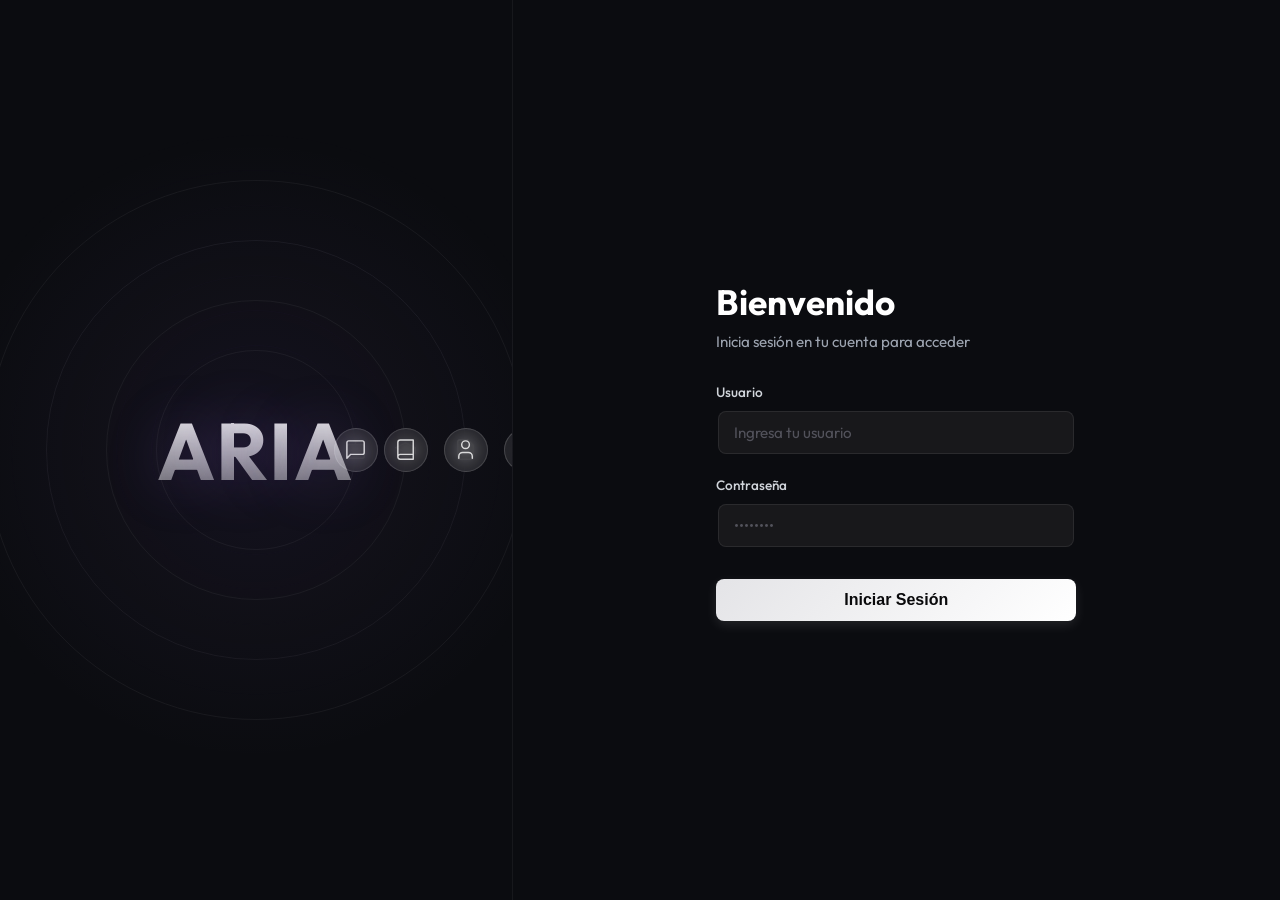
<file: static/login.html>
<!DOCTYPE html>
<html lang="es">
<head>
    <meta charset="UTF-8">
    <meta name="viewport" content="width=device-width, initial-scale=1.0">
    <title>ARIA - Iniciar Sesión</title>
    <link rel="stylesheet" href="/static/style.css?v=6.0">
    <link href="https://fonts.googleapis.com/css2?family=Outfit:wght@300;400;500;600;700&display=swap" rel="stylesheet">
    <style>
        body {
            margin: 0;
            height: 100vh;
            background-color: #0b0c10;
            color: #f3f4f6;
            font-family: 'Outfit', sans-serif;
            overflow: hidden;
        }

        .login-wrapper {
            display: flex;
            width: 100%;
            height: 100%;
        }

        /* ==================== LEFT PANEL (ANIMATIONS) ==================== */
        .left-panel {
            flex: 1;
            position: relative;
            display: flex;
            align-items: center;
            justify-content: center;
            overflow: hidden;
            background: radial-gradient(circle at center, rgba(138, 99, 210, 0.08) 0%, transparent 60%);
            border-right: 1px solid rgba(255, 255, 255, 0.05);
        }

        /* RIPPLE EFFECT */
        .ripple-container {
            position: absolute;
            inset: 0;
            display: flex;
            align-items: center;
            justify-content: center;
            -webkit-mask-image: linear-gradient(to bottom, white, transparent);
            mask-image: linear-gradient(to bottom, white, transparent);
        }

        .ripple-circle {
            position: absolute;
            border-radius: 50%;
            border: 1px solid rgba(138, 99, 210, 0.15);
            top: 50%;
            left: 50%;
            transform: translate(-50%, -50%);
        }

        .ripple-circle:last-child {
            border-style: dashed;
        }

        /* ORBITING CIRCLES EFFECT */
        .orbit-container {
            position: relative;
            width: 600px;
            height: 600px;
            display: flex;
            align-items: center;
            justify-content: center;
        }

        .orbit-text {
            font-size: 5rem;
            font-weight: 700;
            background: linear-gradient(180deg, #ffffff, rgba(255, 255, 255, 0.3));
            -webkit-background-clip: text;
            -webkit-text-fill-color: transparent;
            z-index: 10;
            text-shadow: 0 0 60px rgba(138, 99, 210, 0.3);
            letter-spacing: 2px;
        }

        .orbit-path {
            position: absolute;
            border: 1px solid rgba(255, 255, 255, 0.05);
            border-radius: 50%;
            top: 50%;
            left: 50%;
            transform: translate(-50%, -50%);
        }

        .orbit-item {
            position: absolute;
            top: 50%;
            left: 50%;
        }

        .orbit-spin {
            animation: spin var(--duration) linear infinite;
            animation-delay: calc(var(--delay) * -1s);
        }

        .orbit-spin.reverse {
            animation: spin-reverse var(--duration) linear infinite;
        }

        .orbit-icon-wrapper {
            position: absolute;
            width: 44px;
            height: 44px;
            top: -22px;
            left: -22px;
            display: flex;
            align-items: center;
            justify-content: center;
            background: rgba(255, 255, 255, 0.05);
            border: 1px solid rgba(255, 255, 255, 0.1);
            border-radius: 50%;
            backdrop-filter: blur(8px);
            transform: translateX(var(--radius));
        }

        .orbit-spin .orbit-icon-wrapper {
            animation: spin-reverse-icon var(--duration) linear infinite;
            animation-delay: calc(var(--delay) * -1s);
        }

        .orbit-spin.reverse .orbit-icon-wrapper {
            animation: spin-icon var(--duration) linear infinite;
            animation-delay: calc(var(--delay) * -1s);
        }

        .orbit-icon-wrapper svg {
            width: 55%;
            height: 55%;
            color: #ffffff;
            opacity: 0.8;
            stroke-width: 1.5;
        }

        @keyframes spin { from { transform: rotate(0deg); } to { transform: rotate(360deg); } }
        @keyframes spin-reverse { from { transform: rotate(360deg); } to { transform: rotate(0deg); } }
        @keyframes spin-reverse-icon { from { transform: translateX(var(--radius)) rotate(0deg); } to { transform: translateX(var(--radius)) rotate(-360deg); } }
        @keyframes spin-icon { from { transform: translateX(var(--radius)) rotate(-360deg); } to { transform: translateX(var(--radius)) rotate(0deg); } }

        /* ==================== RIGHT PANEL (FORM) ==================== */
        .right-panel {
            flex: 1;
            display: flex;
            align-items: center;
            justify-content: center;
            padding: 0 10%;
            z-index: 10;
            background: #0b0c10;
        }

        .form-container {
            width: 100%;
            max-width: 360px;
            animation: slideUp 0.6s cubic-bezier(0.25, 0.1, 0.25, 1) forwards;
            opacity: 0;
            transform: translateY(20px);
        }

        @keyframes slideUp {
            to { opacity: 1; transform: translateY(0); }
        }

        .form-container h2 {
            font-size: 2.2rem;
            font-weight: 700;
            margin-bottom: 8px;
            color: #ffffff;
        }

        .form-container p {
            color: #9ca3af;
            margin-bottom: 32px;
            font-size: 0.95rem;
        }

        .form-group {
            margin-bottom: 20px;
            position: relative;
        }

        .form-group label {
            display: block;
            margin-bottom: 8px;
            font-size: 0.85rem;
            font-weight: 500;
            color: #d1d5db;
        }

        .input-wrapper {
            position: relative;
            border-radius: 10px;
            padding: 2px;
            background: transparent;
            transition: background 0.3s ease;
        }

        .input-wrapper:focus-within {
            background: radial-gradient(circle at center, rgba(138, 99, 210, 0.6) 0%, transparent 80%);
        }

        .form-group input {
            width: 100%;
            padding: 12px 16px;
            border-radius: 8px;
            border: none;
            background: #18181b;
            color: #ffffff;
            font-size: 0.95rem;
            font-family: inherit;
            box-sizing: border-box;
            outline: none;
            box-shadow: inset 0 0 0 1px rgba(255, 255, 255, 0.08);
            transition: box-shadow 0.3s ease, background 0.3s ease;
        }

        .form-group input:focus {
            background: #27272a;
            box-shadow: inset 0 0 0 1px rgba(138, 99, 210, 0.6);
        }

        .form-group input::placeholder {
            color: #52525b;
        }

        .btn-login {
            background: linear-gradient(135deg, #e4e4e7, #ffffff);
            color: #09090b;
            border: none;
            padding: 12px;
            border-radius: 8px;
            font-size: 1rem;
            font-weight: 600;
            width: 100%;
            cursor: pointer;
            transition: all 0.3s ease;
            margin-top: 10px;
            box-shadow: 0 4px 12px rgba(255, 255, 255, 0.1);
        }

        .btn-login:hover {
            transform: translateY(-2px);
            box-shadow: 0 6px 16px rgba(255, 255, 255, 0.2);
        }

        .btn-login:active {
            transform: translateY(0) scale(0.98);
        }

        .error-message {
            color: #f87171;
            font-size: 0.85rem;
            margin-top: 12px;
            text-align: center;
            display: none;
        }

        @media (max-width: 768px) {
            .left-panel { display: none; }
            .right-panel { padding: 0 5%; }
        }
    </style>
</head>
<body>

    <div class="login-wrapper">
        <!-- Panel Izquierdo: Animaciones Tech / ARIA -->
        <div class="left-panel">
            
            <!-- Ripple Background -->
            <div class="ripple-container">
                <div class="ripple-circle" style="width: 210px; height: 210px; opacity: 0.24; animation-delay: 0s;"></div>
                <div class="ripple-circle" style="width: 280px; height: 280px; opacity: 0.21; animation-delay: 0.06s;"></div>
                <div class="ripple-circle" style="width: 350px; height: 350px; opacity: 0.18; animation-delay: 0.12s;"></div>
                <div class="ripple-circle" style="width: 420px; height: 420px; opacity: 0.15; animation-delay: 0.18s;"></div>
                <div class="ripple-circle" style="width: 490px; height: 490px; opacity: 0.12; animation-delay: 0.24s;"></div>
                <div class="ripple-circle" style="width: 560px; height: 560px; opacity: 0.09; animation-delay: 0.3s;"></div>
                <div class="ripple-circle" style="width: 630px; height: 630px; opacity: 0.06; animation-delay: 0.36s;"></div>
            </div>

            <!-- Orbiting Icons -->
            <div class="orbit-container">
                <h1 class="orbit-text">ARIA</h1>

                <!-- Paths -->
                <div class="orbit-path" style="width: 200px; height: 200px;"></div>
                <div class="orbit-path" style="width: 300px; height: 300px;"></div>
                <div class="orbit-path" style="width: 420px; height: 420px;"></div>
                <div class="orbit-path" style="width: 540px; height: 540px;"></div>

                <!-- Items -->
                <div class="orbit-item orbit-spin" style="--duration: 20s; --radius: 100px; --delay: 20s;">
                    <div class="orbit-icon-wrapper">
                        <!-- Bot / IA -->
                        <svg viewBox="0 0 24 24" fill="none" stroke="currentColor" stroke-linecap="round" stroke-linejoin="round"><rect width="18" height="14" x="3" y="7" rx="2" ry="2"/><path d="M12 7V3"/><path d="M10 3h4"/><path d="M8 13v.01"/><path d="M16 13v.01"/><path d="M10 17h4"/></svg>
                    </div>
                </div>
                <div class="orbit-item orbit-spin" style="--duration: 20s; --radius: 100px; --delay: 10s;">
                    <div class="orbit-icon-wrapper">
                        <!-- Chat / Message -->
                        <svg viewBox="0 0 24 24" fill="none" stroke="currentColor" stroke-linecap="round" stroke-linejoin="round"><path d="M21 15a2 2 0 0 1-2 2H7l-4 4V5a2 2 0 0 1 2-2h14a2 2 0 0 1 2 2z"/></svg>
                    </div>
                </div>

                <div class="orbit-item orbit-spin" style="--duration: 25s; --radius: 150px; --delay: 0s;">
                    <div class="orbit-icon-wrapper">
                        <!-- Graduation Cap / Universidad -->
                        <svg viewBox="0 0 24 24" fill="none" stroke="currentColor" stroke-linecap="round" stroke-linejoin="round"><path d="M22 10v6M2 10l10-5 10 5-10 5z"/><path d="M6 12v5c3 3 9 3 12 0v-5"/></svg>
                    </div>
                </div>
                <div class="orbit-item orbit-spin reverse" style="--duration: 25s; --radius: 150px; --delay: 12.5s;">
                    <div class="orbit-icon-wrapper">
                        <!-- Book / Malla Curricular -->
                        <svg viewBox="0 0 24 24" fill="none" stroke="currentColor" stroke-linecap="round" stroke-linejoin="round"><path d="M4 19.5v-15A2.5 2.5 0 0 1 6.5 2H20v20H6.5a2.5 2.5 0 0 1 0-5H20"/></svg>
                    </div>
                </div>

                <div class="orbit-item orbit-spin reverse" style="--duration: 30s; --radius: 210px; --delay: 0s;">
                    <div class="orbit-icon-wrapper">
                        <!-- File Text / Reglamentos -->
                        <svg viewBox="0 0 24 24" fill="none" stroke="currentColor" stroke-linecap="round" stroke-linejoin="round"><path d="M14.5 2H6a2 2 0 0 0-2 2v16a2 2 0 0 0 2 2h12a2 2 0 0 0 2-2V7.5L14.5 2z"/><polyline points="14 2 14 8 20 8"/><line x1="16" y1="13" x2="8" y2="13"/><line x1="16" y1="17" x2="8" y2="17"/><line x1="10" y1="9" x2="8" y2="9"/></svg>
                    </div>
                </div>
                <div class="orbit-item orbit-spin reverse" style="--duration: 30s; --radius: 210px; --delay: 15s;">
                    <div class="orbit-icon-wrapper">
                        <!-- User / Estudiante -->
                        <svg viewBox="0 0 24 24" fill="none" stroke="currentColor" stroke-linecap="round" stroke-linejoin="round"><path d="M19 21v-2a4 4 0 0 0-4-4H9a4 4 0 0 0-4 4v2"/><circle cx="12" cy="7" r="4"/></svg>
                    </div>
                </div>

                <div class="orbit-item orbit-spin" style="--duration: 40s; --radius: 270px; --delay: 10s;">
                    <div class="orbit-icon-wrapper">
                        <!-- Database / RAG -->
                        <svg viewBox="0 0 24 24" fill="none" stroke="currentColor" stroke-linecap="round" stroke-linejoin="round"><ellipse cx="12" cy="5" rx="9" ry="3"/><path d="M3 5V19A9 3 0 0 0 21 19V5"/><path d="M3 12A9 3 0 0 0 21 12"/></svg>
                    </div>
                </div>
                <div class="orbit-item orbit-spin reverse" style="--duration: 40s; --radius: 270px; --delay: 30s;">
                    <div class="orbit-icon-wrapper">
                        <!-- Camera / Visión -->
                        <svg viewBox="0 0 24 24" fill="none" stroke="currentColor" stroke-linecap="round" stroke-linejoin="round"><path d="M14.5 4h-5L7 7H4a2 2 0 0 0-2 2v9a2 2 0 0 0 2 2h16a2 2 0 0 0 2-2V9a2 2 0 0 0-2-2h-3l-2.5-3z"/><circle cx="12" cy="13" r="3"/></svg>
                    </div>
                </div>
            </div>
        </div>

        <!-- Panel Derecho: Formulario -->
        <div class="right-panel">
            <div class="form-container">
                <h2>Bienvenido</h2>
                <p>Inicia sesión en tu cuenta para acceder</p>
                
                <form id="loginForm">
                    <div class="form-group">
                        <label for="username">Usuario</label>
                        <div class="input-wrapper">
                            <input type="text" id="username" name="username" placeholder="Ingresa tu usuario" required autocomplete="username">
                        </div>
                    </div>
                    
                    <div class="form-group">
                        <label for="password">Contraseña</label>
                        <div class="input-wrapper">
                            <input type="password" id="password" name="password" placeholder="••••••••" required autocomplete="current-password">
                        </div>
                    </div>
                    
                    <button type="submit" class="btn-login" id="loginBtn">Iniciar Sesión</button>
                    <div id="errorMsg" class="error-message">Credenciales incorrectas. Inténtalo de nuevo.</div>
                </form>
            </div>
        </div>
    </div>

    <script>
        document.getElementById('loginForm').addEventListener('submit', async (e) => {
            e.preventDefault();
            const formData = new FormData(e.target);
            const data = Object.fromEntries(formData);
            
            const errorMsg = document.getElementById('errorMsg');
            const loginBtn = document.getElementById('loginBtn');
            
            loginBtn.disabled = true;
            loginBtn.textContent = "Verificando...";
            errorMsg.style.display = 'none';

            try {
                const res = await fetch('/api/login', {
                    method: 'POST',
                    headers: { 'Content-Type': 'application/json' },
                    body: JSON.stringify(data)
                });
                if (res.ok) {
                    const dataRes = await res.json();
                    window.location.href = dataRes.redirect || '/';
                } else {
                    errorMsg.style.display = 'block';
                }
            } catch (err) {
                errorMsg.style.display = 'block';
            } finally {
                loginBtn.disabled = false;
                loginBtn.textContent = "Iniciar Sesión";
            }
        });
    </script>
</body>
</html>
</file>
<file: static/style.css>
:root {
    /* === DARK THEME (Elegant & Minimalist) === */
    --bg-main: #0b0c10;
    --bg-panel: rgba(255, 255, 255, 0.03);
    --bg-input: rgba(255, 255, 255, 0.05);
    --primary: #8a63d2; /* Soft muted purple */
    --primary-soft: rgba(138, 99, 210, 0.15);
    --accent: #e8a578; /* Soft muted orange/peach */
    --success: #4ade80;
    --danger: #f87171;
    --text-main: #f3f4f6;
    --text-muted: #9ca3af;
    --glass-border: rgba(255, 255, 255, 0.08);
    --glass-bg: rgba(255, 255, 255, 0.02);
    --shadow-color: rgba(0, 0, 0, 0.4);
    
    --avatar-glow: rgba(138, 99, 210, 0.04);
    --scrollbar-thumb: rgba(255, 255, 255, 0.1);
    --panel-radius: 24px;
    
    /* Transitions */
    --transition-smooth: all 0.4s cubic-bezier(0.25, 0.1, 0.25, 1);
}

[data-theme="light"] {
    /* === LIGHT THEME (Clean SaaS Dashboard Style) === */
    --bg-main: #f4f5f7;
    --bg-panel: #ffffff;
    --bg-input: #f8f9fa;
    --primary: #6b4c9a; /* Deep soft purple */
    --primary-soft: rgba(107, 76, 154, 0.08);
    --accent: #f29c6b; /* Soft orange */
    --success: #10b981;
    --danger: #ef4444;
    --text-main: #1e293b;
    --text-muted: #64748b;
    --glass-border: rgba(0, 0, 0, 0.04);
    --glass-bg: rgba(255, 255, 255, 1);
    --shadow-color: rgba(148, 163, 184, 0.1);
    
    --avatar-glow: rgba(107, 76, 154, 0.03);
    --scrollbar-thumb: rgba(0, 0, 0, 0.1);
}

* {
    margin: 0;
    padding: 0;
    box-sizing: border-box;
}

body {
    font-family: 'Outfit', sans-serif;
    background-color: var(--bg-main);
    color: var(--text-main);
    height: 100vh;
    overflow: hidden;
    transition: background-color 0.4s ease, color 0.4s ease;
}

.app-container {
    display: flex;
    height: 100vh;
    width: 100vw;
    padding: 24px;
    gap: 24px;
}

/* =========================================
   PANEL IZQUIERDO — Chat
   ========================================= */
.chat-panel {
    flex: 1;
    max-width: 420px;
    background: var(--bg-panel);
    backdrop-filter: blur(20px);
    -webkit-backdrop-filter: blur(20px);
    border: 1px solid var(--glass-border);
    border-radius: var(--panel-radius);
    display: flex;
    flex-direction: column;
    padding: 28px;
    box-shadow: 0px 2px 3px -1px rgba(0, 0, 0, 0.1), 0px 1px 0px 0px rgba(25, 28, 33, 0.02), 0px 0px 0px 1px rgba(25, 28, 33, 0.08);
}
[data-theme="dark"] .chat-panel, :root .chat-panel {
    box-shadow: 0px 0px 1px 1px #404040, 0 8px 32px var(--shadow-color);
}

/* ---- Header ---- */
header {
    margin-bottom: 24px;
    display: flex;
    flex-direction: column;
    gap: 8px;
}

.logo-area {
    display: flex;
    flex-direction: column;
    gap: 2px;
}

.brand-title {
    font-weight: 700;
    font-size: 1.8rem;
    letter-spacing: 1px;
    margin: 0;
    color: var(--text-main);
}

.subtitle {
    color: var(--text-muted);
    font-size: 0.85rem;
    font-weight: 400;
    line-height: 1.4;
}

/* ---- Header Actions ---- */
.header-actions {
    display: flex;
    gap: 8px;
    align-items: center;
    margin-top: 12px;
}

.header-btn {
    font-size: 0.85rem;
    padding: 8px 16px;
    border-radius: 6px;
    cursor: pointer;
    text-decoration: none;
    font-family: inherit;
    font-weight: 500;
    transition: var(--transition-smooth);
    display: inline-flex;
    align-items: center;
    justify-content: center;
    gap: 8px;
    border: none;
    background: linear-gradient(to bottom right, #27272a, #18181b);
    color: white;
    box-shadow: 0px 1px 0px 0px rgba(255,255,255,0.1) inset, 0px -1px 0px 0px rgba(0,0,0,0.5) inset;
}
[data-theme="light"] .header-btn {
    background: linear-gradient(to bottom right, #f4f4f5, #e4e4e7);
    color: black;
    box-shadow: 0px 1px 0px 0px #ffffff inset, 0px -1px 0px 0px rgba(0,0,0,0.1) inset;
}

.header-btn:hover {
    opacity: 0.9;
    transform: translateY(-1px);
    border-color: var(--primary);
}

.header-btn-theme {
    padding: 8px 12px;
}

.header-btn .btn-icon {
    width: 16px;
    height: 16px;
    flex-shrink: 0;
}

/* ---- Mode Selector ---- */
.mode-selector {
    display: flex;
    gap: 4px;
    margin-bottom: 24px;
    background: var(--bg-input);
    padding: 4px;
    border-radius: 12px;
    border: 1px solid var(--glass-border);
}

.mode-btn {
    flex: 1;
    background: transparent;
    color: var(--text-muted);
    border: none;
    padding: 10px 0;
    border-radius: 8px;
    font-size: 0.9rem;
    font-weight: 500;
    transition: var(--transition-smooth);
    cursor: pointer;
    font-family: inherit;
}

.mode-btn:hover {
    color: var(--text-main);
}

.mode-btn.active {
    background: var(--bg-panel);
    color: var(--primary);
    box-shadow: 0 2px 8px var(--shadow-color);
}

/* ---- Mode Containers ---- */
.mode-container {
    display: none;
    flex-direction: column;
    flex: 1;
    overflow: hidden;
}

.mode-container.active-mode {
    display: flex;
    animation: fadeIn 0.4s ease forwards;
}

@keyframes fadeIn {
    from { opacity: 0; transform: translateY(10px); }
    to { opacity: 1; transform: translateY(0); }
}

/* ---- Chat Box ---- */
.chat-box {
    flex: 1;
    overflow-y: auto;
    display: flex;
    flex-direction: column;
    gap: 16px;
    padding-right: 8px;
    scroll-behavior: smooth;
}

.chat-box::-webkit-scrollbar { width: 4px; }
.chat-box::-webkit-scrollbar-thumb {
    background-color: var(--scrollbar-thumb);
    border-radius: 4px;
}

.message {
    padding: 14px 18px;
    border-radius: 16px;
    font-size: 0.95rem;
    line-height: 1.5;
    animation: fadeIn 0.3s ease-out forwards;
    max-width: 90%;
    word-wrap: break-word;
    box-shadow: 0 2px 8px rgba(0,0,0,0.02);
}

.system-msg {
    background: var(--bg-input);
    border: 1px solid var(--glass-border);
    align-self: flex-start;
    border-bottom-left-radius: 4px;
    color: var(--text-main);
}

.user-msg {
    background: linear-gradient(135deg, var(--primary), #4c3275);
    color: #ffffff;
    align-self: flex-end;
    border-bottom-right-radius: 4px;
    box-shadow: inset 0px 1px 0px 0px rgba(255,255,255,0.2), 0 4px 12px rgba(107, 76, 154, 0.2);
}
[data-theme="light"] .user-msg {
    background: linear-gradient(135deg, #4f46e5, #6366f1);
}

.loading-msg {
    align-self: flex-start;
    font-size: 0.85rem;
    color: var(--text-muted);
    display: flex;
    gap: 6px;
    align-items: center;
}

.dot {
    width: 5px;
    height: 5px;
    background: var(--primary);
    border-radius: 50%;
    animation: pulse 1s infinite alternate;
}
.dot:nth-child(2) { animation-delay: 0.2s; }
.dot:nth-child(3) { animation-delay: 0.4s; }

/* ---- Input Area ---- */
.input-area {
    margin-top: 16px;
    display: flex;
    gap: 8px;
    background: var(--bg-input);
    border-radius: 12px;
    padding: 6px 6px 6px 14px;
    transition: var(--transition-smooth);
    border: 1px solid var(--glass-border);
    box-shadow: 0 4px 12px rgba(0,0,0,0.05);
}
[data-theme="dark"] .input-area, :root .input-area {
    box-shadow: 0 4px 16px rgba(0,0,0,0.1);
}

.input-area:focus-within {
    border-color: var(--primary);
    box-shadow: 0 0 0 1px var(--primary);
}

input {
    flex: 1;
    background: transparent;
    border: none;
    color: var(--text-main);
    padding: 10px 14px;
    font-family: inherit;
    font-size: 0.95rem;
    outline: none;
}

input::placeholder {
    color: var(--text-muted);
}

.input-area button {
    background: linear-gradient(to bottom right, #27272a, #18181b);
    border: none;
    width: 40px;
    height: 40px;
    border-radius: 6px;
    color: white;
    cursor: pointer;
    display: grid;
    place-items: center;
    transition: var(--transition-smooth);
    box-shadow: 0px 1px 0px 0px rgba(255,255,255,0.1) inset, 0px -1px 0px 0px rgba(0,0,0,0.5) inset;
}
[data-theme="light"] .input-area button {
    background: linear-gradient(to bottom right, #f4f4f5, #e4e4e7);
    color: black;
    box-shadow: 0px 1px 0px 0px #ffffff inset, 0px -1px 0px 0px rgba(0,0,0,0.1) inset;
}

.input-area button:hover {
    opacity: 0.9;
    transform: scale(1.05);
}

.input-area button svg {
    width: 18px;
    height: 18px;
}

.mic-btn {
    background: transparent !important;
    border: 1px solid transparent !important;
    color: var(--text-muted) !important;
    box-shadow: none !important;
}

.mic-btn:hover {
    background: var(--bg-input) !important;
    color: var(--primary) !important;
}

.mic-btn.recording {
    color: var(--danger) !important;
    animation: pulse-recording 1.5s infinite;
}

@keyframes pulse-recording {
    0% { transform: scale(1); opacity: 1; }
    50% { transform: scale(1.1); opacity: 0.7; }
    100% { transform: scale(1); opacity: 1; }
}

/* ---- Conversational UI ---- */
.conversational-ui {
    flex: 1;
    display: flex;
    flex-direction: column;
    align-items: center;
    justify-content: center;
    gap: 40px;
}

.conv-status {
    font-size: 1rem;
    color: var(--text-muted);
    font-weight: 400;
    text-align: center;
    min-height: 24px;
}

.big-mic-btn {
    width: 100px;
    height: 100px;
    border-radius: 50%;
    background: var(--bg-panel);
    border: 1px solid var(--glass-border);
    color: var(--primary);
    display: grid;
    place-items: center;
    cursor: pointer;
    transition: var(--transition-smooth);
    box-shadow: 0 8px 24px var(--shadow-color);
}

.big-mic-btn svg {
    width: 36px;
    height: 36px;
}

.big-mic-btn:hover {
    transform: translateY(-4px);
    border-color: var(--primary);
    background: var(--primary-soft);
}

.big-mic-btn.listening {
    color: var(--danger);
    border-color: rgba(248, 113, 113, 0.3);
    background: rgba(248, 113, 113, 0.1);
    animation: float-listen 2s infinite ease-in-out;
}

@keyframes float-listen {
    0%, 100% { transform: translateY(0); }
    50% { transform: translateY(-8px); }
}

.conv-waves {
    display: flex;
    gap: 6px;
    height: 30px;
    align-items: center;
    opacity: 0;
    transition: opacity 0.4s ease;
}

.conv-waves.active { opacity: 1; }

.conv-waves span {
    display: block;
    width: 4px;
    height: 10px;
    background: var(--primary);
    border-radius: 2px;
    animation: wave-bounce 1s ease-in-out infinite;
}

.conv-waves span:nth-child(2) { animation-delay: 0.2s; background: var(--accent); }
.conv-waves span:nth-child(3) { animation-delay: 0.4s; }
.conv-waves span:nth-child(4) { animation-delay: 0.6s; background: var(--accent); }
.conv-waves span:nth-child(5) { animation-delay: 0.8s; }

@keyframes wave-bounce {
    0%, 100% { height: 10px; }
    50% { height: 30px; }
}

/* =========================================
   PANEL DERECHO — Avatar 3D
   ========================================= */
.avatar-panel {
    flex: 2;
    position: relative;
    background: radial-gradient(circle at center, var(--avatar-glow) 0%, transparent 60%);
    background-color: var(--bg-panel);
    border-radius: var(--panel-radius);
    border: 1px solid var(--glass-border);
    overflow: hidden;
    transition: var(--transition-smooth);
    box-shadow: 0px 2px 3px -1px rgba(0, 0, 0, 0.1), 0px 1px 0px 0px rgba(25, 28, 33, 0.02), 0px 0px 0px 1px rgba(25, 28, 33, 0.08);
}
[data-theme="dark"] .avatar-panel, :root .avatar-panel {
    box-shadow: 0px 0px 1px 1px #404040, 0 8px 32px var(--shadow-color);
}

#canvas-container {
    width: 100%;
    height: 100%;
    position: absolute;
    top: 0;
    left: 0;
    z-index: 1;
}

/* ---- HUD Overlay ---- */
.hud-overlay {
    position: absolute;
    top: 24px;
    right: 24px;
    z-index: 10;
    display: flex;
    flex-direction: column;
    gap: 12px;
}

.hud-box {
    background: var(--bg-panel);
    backdrop-filter: blur(12px);
    -webkit-backdrop-filter: blur(12px);
    border: 1px solid var(--glass-border);
    border-radius: 12px;
    display: flex;
    align-items: center;
    justify-content: center;
    width: 44px;
    height: 44px;
    box-shadow: 0 4px 12px var(--shadow-color);
    transition: var(--transition-smooth);
    position: relative;
    cursor: pointer;
}

.hud-box:hover {
    background: var(--primary-soft);
    border-color: var(--primary);
}

.hud-box .hud-icon {
    width: 20px;
    height: 20px;
    color: var(--text-muted);
    transition: var(--transition-smooth);
}

.hud-box:hover .hud-icon {
    color: var(--primary);
}

.hud-box.active .hud-icon {
    color: var(--success);
}

.hud-box.inactive .hud-icon {
    color: var(--text-muted);
    opacity: 0.5;
}

/* Indicator dot on HUD icons */
.hud-box::after {
    content: '';
    position: absolute;
    top: 10px;
    right: 10px;
    width: 6px;
    height: 6px;
    border-radius: 50%;
    background: var(--success);
    transition: var(--transition-smooth);
}

.hud-box.inactive::after {
    background: var(--danger);
    opacity: 0.6;
}

.hud-label, .hud-value { display: none; }

/* ---- Subtítulos ---- */
.subtitles-overlay {
    position: absolute;
    bottom: 190px;
    left: 50%;
    transform: translateX(-50%);
    width: min(78%, 760px);
    display: flex;
    justify-content: center;
    z-index: 100;
    pointer-events: none;
    transition: opacity 0.35s ease, transform 0.35s cubic-bezier(0.2, 0.8, 0.2, 1);
}

.subtitles-overlay.hidden {
    opacity: 0;
    transform: translate(-50%, 14px);
}

.subtitles-card {
    position: relative;
    padding: 14px 26px 16px;
    border-radius: 16px;
    background: linear-gradient(180deg, rgba(14, 14, 22, 0.78), rgba(14, 14, 22, 0.66));
    backdrop-filter: blur(14px) saturate(140%);
    -webkit-backdrop-filter: blur(14px) saturate(140%);
    border: 1px solid rgba(255, 255, 255, 0.08);
    box-shadow: 0 12px 32px rgba(0, 0, 0, 0.35), inset 0 1px 0 rgba(255, 255, 255, 0.05);
    text-align: center;
}

.subtitles-card::before {
    content: "";
    position: absolute;
    left: 24px;
    right: 24px;
    top: 0;
    height: 2px;
    border-radius: 2px;
    background: linear-gradient(90deg, transparent, var(--primary), var(--accent), transparent);
    opacity: 0.8;
}

.subtitles-speaker {
    display: inline-flex;
    align-items: center;
    gap: 6px;
    margin-bottom: 6px;
    font-size: 0.68rem;
    font-weight: 700;
    letter-spacing: 0.16em;
    color: var(--accent);
}

.speaker-dot {
    width: 7px;
    height: 7px;
    border-radius: 50%;
    background: var(--accent);
    box-shadow: 0 0 0 0 rgba(232, 165, 120, 0.6);
    animation: speaker-pulso 1.4s ease-out infinite;
}

@keyframes speaker-pulso {
    0% { box-shadow: 0 0 0 0 rgba(232, 165, 120, 0.55); }
    100% { box-shadow: 0 0 0 8px rgba(232, 165, 120, 0); }
}

#subtitles-text {
    margin: 0;
    color: #ffffff;
    font-size: 1.22rem;
    font-weight: 500;
    line-height: 1.5;
    letter-spacing: 0.005em;
    text-shadow: 0 1px 2px rgba(0, 0, 0, 0.45);
}

#subtitles-text.entrando {
    animation: subtitulo-entrada 0.38s cubic-bezier(0.2, 0.8, 0.2, 1);
}

@keyframes subtitulo-entrada {
    from { opacity: 0; transform: translateY(8px); filter: blur(3px); }
    to { opacity: 1; transform: translateY(0); filter: blur(0); }
}

.sub-palabra {
    opacity: 0.42;
    transition: opacity 0.18s ease, color 0.18s ease;
}

.sub-palabra.dicha { opacity: 1; }

.sub-palabra.actual {
    color: #f6c9a6;
}

[data-theme="light"] .subtitles-card {
    background: linear-gradient(180deg, rgba(255, 255, 255, 0.94), rgba(255, 255, 255, 0.86));
    border-color: rgba(15, 23, 42, 0.08);
    box-shadow: 0 12px 30px rgba(15, 23, 42, 0.12);
}

[data-theme="light"] #subtitles-text {
    color: #1e293b;
    text-shadow: none;
}

[data-theme="light"] .sub-palabra.actual { color: var(--primary); }

/* =========================================
   SUGERENCIAS (carrusel infinito)
   ========================================= */
.suggestion-wrapper {
    position: absolute;
    bottom: 26px;
    left: 50%;
    transform: translateX(-50%);
    width: 92%;
    z-index: 10;
    display: flex;
    flex-direction: column;
    gap: 10px;
}

.suggestion-header {
    display: flex;
    align-items: center;
    justify-content: space-between;
    padding: 0 2px;
}

.suggestion-title {
    display: inline-flex;
    align-items: center;
    gap: 8px;
    margin: 0;
    font-size: 0.82rem;
    font-weight: 600;
    letter-spacing: 0.06em;
    text-transform: uppercase;
    color: var(--text-muted);
}

.suggestion-title svg {
    width: 15px;
    height: 15px;
    color: var(--accent);
}

.suggestion-nav {
    display: flex;
    gap: 8px;
}

.suggestion-arrow {
    width: 34px;
    height: 34px;
    display: grid;
    place-items: center;
    border-radius: 50%;
    border: 1px solid var(--glass-border);
    background: rgba(255, 255, 255, 0.05);
    backdrop-filter: blur(10px);
    -webkit-backdrop-filter: blur(10px);
    color: var(--text-main);
    cursor: pointer;
    transition: var(--transition-smooth);
}

.suggestion-arrow svg {
    width: 16px;
    height: 16px;
}

.suggestion-arrow:hover {
    background: var(--primary-soft);
    border-color: var(--primary);
    color: var(--primary);
    transform: scale(1.06);
}

.suggestion-arrow:active { transform: scale(0.94); }

.suggestion-viewport {
    position: relative;
    overflow: hidden;
    padding: 6px 0 8px;
    cursor: grab;
    touch-action: pan-y;
    -webkit-mask-image: linear-gradient(90deg, transparent, #000 6%, #000 94%, transparent);
    mask-image: linear-gradient(90deg, transparent, #000 6%, #000 94%, transparent);
}

.suggestion-viewport.arrastrando { cursor: grabbing; }
.suggestion-viewport.arrastrando .suggestion-bubble { pointer-events: none; }

.suggestion-cloud {
    display: flex;
    flex-wrap: nowrap;
    gap: 12px;
    width: max-content;
    will-change: transform;
}

.suggestion-bubble {
    position: relative;
    flex-shrink: 0;
    display: inline-flex;
    align-items: center;
    gap: 10px;
    max-width: 300px;
    padding: 12px 18px;
    border-radius: 14px;
    border: 1px solid var(--glass-border);
    background: linear-gradient(160deg, rgba(255, 255, 255, 0.07), rgba(255, 255, 255, 0.02));
    backdrop-filter: blur(12px);
    -webkit-backdrop-filter: blur(12px);
    color: var(--text-main);
    font-family: inherit;
    font-size: 0.92rem;
    font-weight: 500;
    line-height: 1.35;
    text-align: left;
    white-space: normal;
    cursor: pointer;
    user-select: none;
    box-shadow: 0 6px 18px var(--shadow-color);
    transition: transform 0.25s ease, border-color 0.25s ease, background 0.25s ease, box-shadow 0.25s ease;
}

.suggestion-bubble::before {
    content: "";
    flex-shrink: 0;
    width: 8px;
    height: 8px;
    border-radius: 50%;
    background: linear-gradient(135deg, var(--primary), var(--accent));
    box-shadow: 0 0 10px rgba(138, 99, 210, 0.6);
}

.suggestion-bubble:hover,
.suggestion-bubble:focus-visible {
    transform: translateY(-3px);
    border-color: rgba(138, 99, 210, 0.7);
    background: linear-gradient(160deg, rgba(138, 99, 210, 0.22), rgba(232, 165, 120, 0.08));
    box-shadow: 0 10px 24px rgba(138, 99, 210, 0.25);
    outline: none;
}

[data-theme="light"] .suggestion-bubble {
    background: #ffffff;
    border: 1px solid #e2e8f0;
    color: #0f172a;
    box-shadow: 0 4px 14px rgba(15, 23, 42, 0.08);
}

[data-theme="light"] .suggestion-bubble:hover,
[data-theme="light"] .suggestion-bubble:focus-visible {
    background: #f5f0fc;
    border-color: var(--primary);
}

[data-theme="light"] .suggestion-arrow {
    background: #ffffff;
    border-color: #e2e8f0;
}

@media (prefers-reduced-motion: reduce) {
    #subtitles-text.entrando { animation: none; }
    .speaker-dot { animation: none; }
}

/* =========================================
   MARKDOWN en mensajes
   ========================================= */
.message table {
    width: 100%;
    border-collapse: collapse;
    margin-top: 10px;
    margin-bottom: 10px;
    font-size: 0.9rem;
}
.message th, .message td {
    border: 1px solid var(--glass-border);
    padding: 8px;
    text-align: left;
}
.message th { background: var(--primary-soft); }
.message ul, .message ol {
    margin: 10px 0 10px 20px;
    padding: 0;
}
.message li { margin-bottom: 6px; }
.message p { margin: 0 0 8px 0; }
.message p:last-child { margin-bottom: 0; }

/* =========================================
   Soporte Responsive (Mobile)
   ========================================= */
@media (max-width: 900px) {
    .app-container {
        flex-direction: column;
        padding: 8px;
        gap: 8px;
        height: 100dvh; /* Soporte para la barra de navegación en iOS/Android */
    }
    
    .chat-panel {
        order: 2;
        max-width: 100%;
        flex: 1; 
        min-height: 0; /* Permite que el chat se contraiga al abrir el teclado */
        padding: 16px;
        border-radius: 16px;
    }

    .avatar-panel {
        order: 1;
        flex: 0 0 35%; /* El avatar ocupa el 35% superior */
        min-height: 200px;
        border-radius: 16px;
    }

    /* Ajustar controles flotantes del HUD */
    .hud-overlay {
        top: 12px;
        right: 12px;
        flex-direction: row; /* En horizontal para ahorrar espacio */
        gap: 8px;
    }
    
    .hud-box {
        width: 36px;
        height: 36px;
    }
    
    .hud-box .hud-icon {
        width: 18px;
        height: 18px;
    }

    .subtitles-overlay {
        bottom: 118px;
        width: 94%;
    }

    .subtitles-card {
        padding: 10px 16px 12px;
    }

    #subtitles-text {
        font-size: 0.98rem;
    }

    /* Sugerencias compactas */
    .suggestion-wrapper {
        bottom: 8px;
        gap: 6px;
        width: 96%;
    }

    .suggestion-title {
        font-size: 0.72rem;
    }

    .suggestion-arrow {
        width: 28px;
        height: 28px;
    }

    .suggestion-bubble {
        padding: 8px 12px;
        font-size: 0.82rem;
        max-width: 240px;
    }

    /* Header del chat más pequeño */
    header {
        margin-bottom: 12px;
    }
    
    .brand-title {
        font-size: 1.4rem;
    }
    
    .subtitle {
        font-size: 0.8rem;
    }
    
    .header-actions {
        gap: 6px;
    }
    
    .header-btn {
        padding: 6px 10px;
        font-size: 0.8rem;
    }
    
    /* Botón micrófono modo Conversar */
    .big-mic-btn {
        width: 80px;
        height: 80px;
    }
    
    .big-mic-btn svg {
        width: 28px;
        height: 28px;
    }
    
    .conversational-ui {
        gap: 20px;
    }
}
</file>
